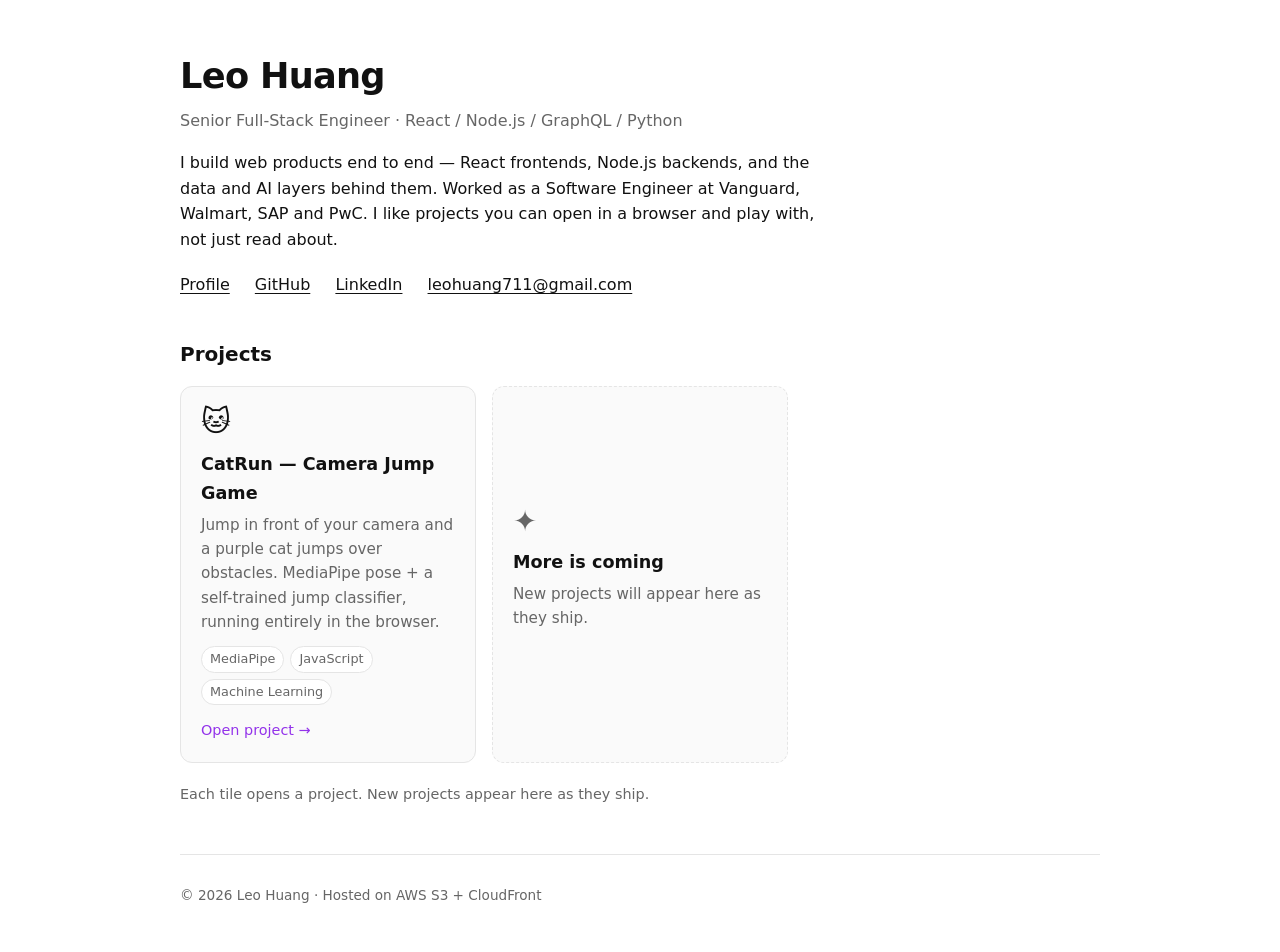
<file: index.html>
<!doctype html>
<html lang="en">
<head>
<meta charset="utf-8">
<meta name="viewport" content="width=device-width, initial-scale=1">
<title>Leo Huang — Projects</title>
<meta name="description" content="Leo Huang, senior full-stack engineer. Personal projects, built and shipped.">
<link rel="stylesheet" href="styles.css">
</head>
<body>
<header class="intro">
  <h1>Leo Huang</h1>
  <p class="role">Senior Full-Stack Engineer · React / Node.js / GraphQL / Python</p>
  <p class="bio">
    I build web products end to end — React frontends, Node.js backends,
    and the data and AI layers behind them. Worked as a Software Engineer at Vanguard, Walmart, SAP and PwC. I like projects you can open in a browser
    and play with, not just read about.
  </p>
  <nav class="links">
    <a href="https://miro.com/app/board/uXjVHtnlrf0=/">Profile</a>
    <a href="https://github.com/LeoHuangQ">GitHub</a>
    <a href="https://www.linkedin.com/in/leo-fullstack">LinkedIn</a>
    <a href="mailto:leohuang711@gmail.com">leohuang711@gmail.com</a>
  </nav>
</header>

<main>
  <h2>Projects</h2>
  <div id="tiles" class="grid" aria-live="polite"></div>
  <p class="hint">Each tile opens a project. New projects appear here as they ship.</p>
</main>

<footer>
  <p>© 2026 Leo Huang · Hosted on AWS S3 + CloudFront</p>
</footer>

<script src="main.js"></script>
</body>
</html>
</file>
<file: styles.css>
/* Leo Huang — showcase site. Simple, no framework, no build step. */
:root {
  --ink: #111;
  --muted: #666;
  --line: #e5e5e5;
  --accent: #9333ea;
  --bg: #fff;
  --card: #fafafa;
}
* { box-sizing: border-box; }
body {
  font-family: system-ui, -apple-system, "Segoe UI", sans-serif;
  color: var(--ink);
  background: var(--bg);
  max-width: 960px;
  margin: 0 auto;
  padding: 48px 20px 32px;
  line-height: 1.6;
}
h1 { font-size: 2.2rem; margin: 0 0 4px; letter-spacing: -0.02em; }
h2 { font-size: 1.25rem; margin: 40px 0 16px; }
.role { color: var(--muted); margin: 0 0 16px; }
.bio { max-width: 640px; margin: 0 0 20px; }
.links a { color: var(--ink); margin-right: 20px; text-underline-offset: 3px; }
.links a:hover { color: var(--accent); }

.grid {
  display: grid;
  grid-template-columns: repeat(auto-fill, minmax(260px, 1fr));
  gap: 16px;
}
.tile {
  display: block;
  background: var(--card);
  border: 1px solid var(--line);
  border-radius: 12px;
  padding: 20px;
  color: inherit;
  text-decoration: none;
  transition: transform 0.12s ease, border-color 0.12s ease, box-shadow 0.12s ease;
}
.tile:hover {
  transform: translateY(-2px);
  border-color: var(--accent);
  box-shadow: 0 6px 20px rgba(0, 0, 0, 0.08);
}
.tile .icon { font-size: 1.8rem; line-height: 1; }
.tile h3 { margin: 12px 0 6px; font-size: 1.1rem; }
.tile p { margin: 0 0 12px; color: var(--muted); font-size: 0.95rem; }
.tile .tags { display: flex; flex-wrap: wrap; gap: 6px; }
.tile .tag {
  font-size: 0.8rem;
  border: 1px solid var(--line);
  border-radius: 999px;
  padding: 2px 8px;
  color: var(--muted);
  background: #fff;
}
.tile .go { display: block; margin-top: 14px; font-size: 0.9rem; color: var(--accent); }
.tile.more {
  border-style: dashed;
  display: flex;
  flex-direction: column;
  justify-content: center;
  min-height: 180px;
  color: var(--muted);
}
.tile.more h3 { color: var(--ink); }
.hint { color: var(--muted); font-size: 0.9rem; margin-top: 20px; }
footer { margin-top: 48px; color: var(--muted); font-size: 0.85rem; border-top: 1px solid var(--line); padding-top: 16px; }
@media (max-width: 600px) {
  body { padding: 32px 16px 24px; }
  h1 { font-size: 1.8rem; }
}
</file>
